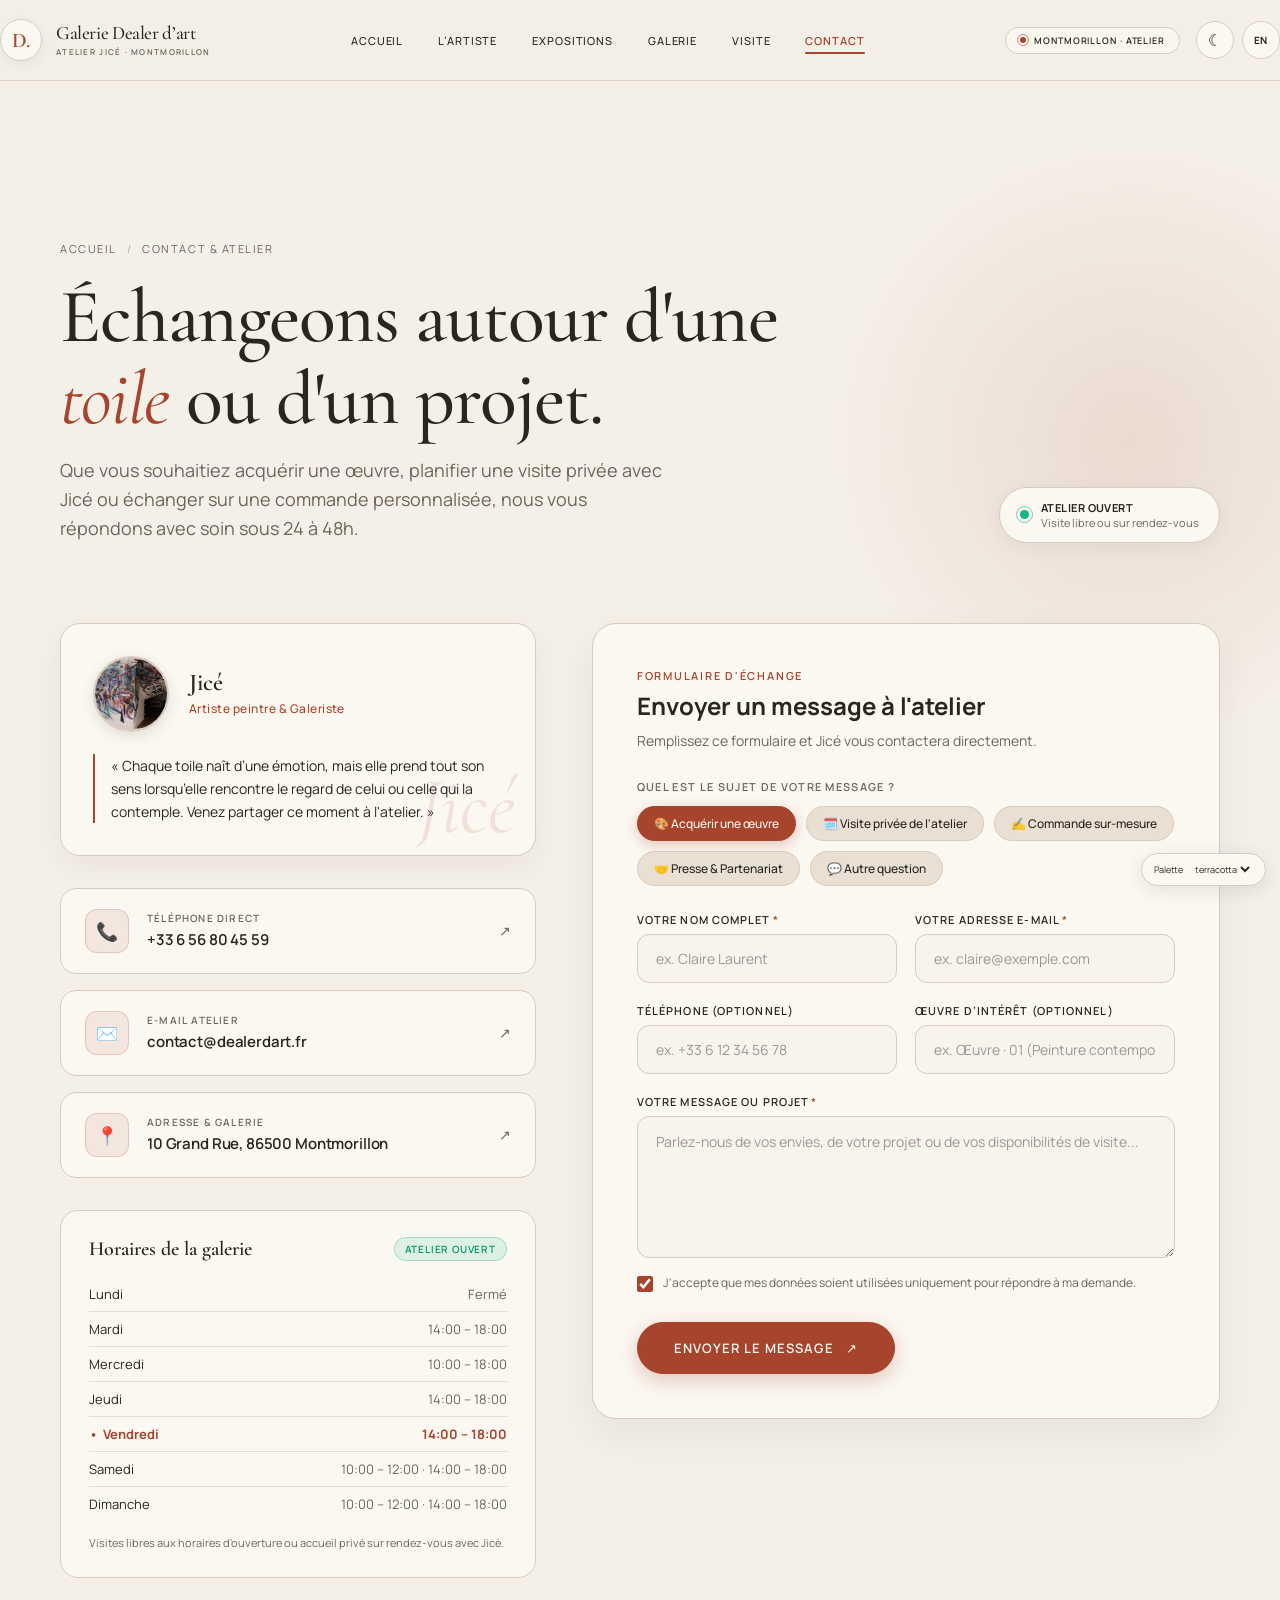
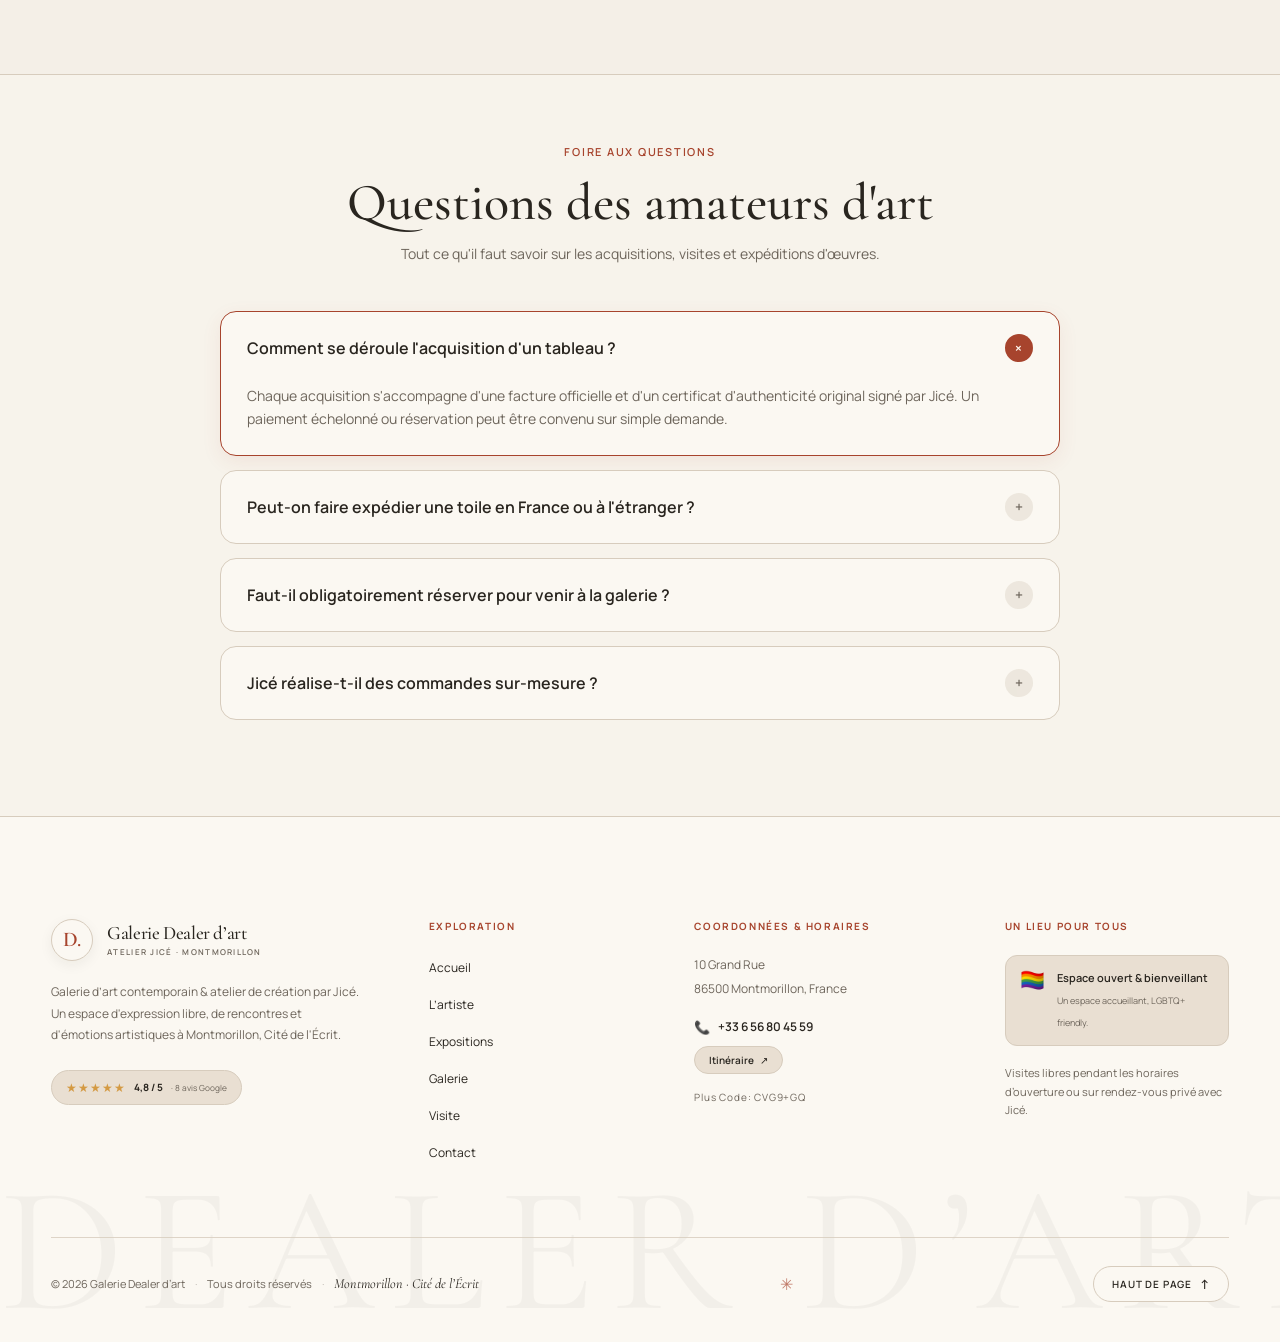
<file: contact.html>
<!DOCTYPE html>
<html lang="fr">

<head>
  <meta charset="UTF-8">
  <meta name="viewport" content="width=device-width, initial-scale=1.0">
  <title>Contact & Atelier — Galerie Dealer d'art</title>
  <meta name="description"
    content="Contactez l'atelier de l'artiste peintre Jicé et la Galerie Dealer d'art à Montmorillon. Acquisitions, visites privées, commandes sur-mesure et informations pratiques.">
  <link rel="canonical" href="./contact.html">

  <!-- Open Graph / Meta -->
  <meta property="og:title" content="Contact & Atelier — Galerie Dealer d'art">
  <meta property="og:description"
    content="Échangez directement avec Jicé pour une acquisition d'œuvre, une visite privée de l'atelier ou une commande artistique.">
  <meta property="og:type" content="website">

  <!-- Google Fonts: Cormorant Garamond & Manrope -->
  <link rel="preconnect" href="https://fonts.googleapis.com">
  <link rel="preconnect" href="https://fonts.gstatic.com" crossorigin>
  <link
    href="https://fonts.googleapis.com/css2?family=Cormorant+Garamond:ital,wght@0,400;0,500;0,600;1,400;1,600&family=Manrope:wght@400;500;600;700&display=swap"
    rel="stylesheet">

  <!-- Core Global Stylesheet -->
  <link rel="stylesheet" href="style.css">

  <!-- Dedicated Contact Page Stylesheet (in separate css/ folder) -->
  <link rel="stylesheet" href="css/contact.css">

  <!-- Schema.org JSON-LD Structured Data -->
  <script type="application/ld+json">
  {
    "@context": "https://schema.org",
    "@type": "ArtGallery",
    "name": "Galerie Dealer d'art",
    "telephone": "+33 6 56 80 45 59",
    "email": "contact@dealerdart.fr",
    "address": {
      "@type": "PostalAddress",
      "streetAddress": "10 Grand Rue",
      "postalCode": "86500",
      "addressLocality": "Montmorillon",
      "addressCountry": "FR"
    },
    "geo": {
      "@type": "GeoCoordinates",
      "latitude": 46.4262832,
      "longitude": 0.8694401
    }
  }
  </script>
</head>

<body>
  <a class="skip-link" href="#contact-main">Aller au contenu</a>

  <!-- Header -->
  <header class="site-header" id="site-header">
    <div class="header-inner container">
      <a class="brand" href="index.html#accueil" aria-label="Galerie Dealer d'art">
        <span class="brand-mark">
          <span class="brand-monogram">D.</span>
          <span class="brand-ring" aria-hidden="true"></span>
        </span>
        <div class="brand-titles">
          <span class="brand-name">Galerie Dealer d’art</span>
          <span class="brand-sub" data-i18n="atelierSubtitle">Atelier Jicé · Montmorillon</span>
        </div>
      </a>

      <nav class="main-nav" aria-label="Navigation principale">
        <a href="index.html#accueil" data-i18n="navHome">Accueil</a>
        <a href="index.html#artiste" data-i18n="navArtist">L’artiste</a>
        <a href="index.html#expositions" data-i18n="navExhibitions">Expositions</a>
        <a href="index.html#oeuvres" data-i18n="navGallery">Galerie</a>
        <a href="index.html#visite" data-i18n="navVisit">Visite</a>
        <a href="contact.html" class="active" data-i18n="navContact">Contact</a>
      </nav>

      <div class="header-tools">
        <a class="header-status-pill" href="#contact-inquiry-form" aria-label="Statut de l'atelier">
          <span class="status-dot-pulse" aria-hidden="true"></span>
          <span class="status-pill-text" data-i18n="headerAtelierCity">Montmorillon · Atelier</span>
        </a>
        <div class="tool-controls">
          <button class="icon-button" id="theme-toggle" type="button" aria-label="Activer le thème sombre">☾</button>
          <button class="language-switch" id="language-switch" type="button" aria-label="Passer en anglais">EN</button>
          <button class="menu-toggle" id="menu-toggle" type="button" aria-expanded="false" aria-controls="mobile-nav"
            data-i18n="menu">Menu</button>
        </div>
      </div>
    </div>

    <!-- Mobile Nav Dropdown -->
    <nav class="mobile-nav" id="mobile-nav" aria-label="Navigation mobile">
      <div class="mobile-nav-inner">
        <div class="mobile-nav-links">
          <a href="index.html#accueil"><span data-i18n="navHome">Accueil</span> <span class="nav-arrow"
              aria-hidden="true">↗</span></a>
          <a href="index.html#artiste"><span data-i18n="navArtist">L’artiste</span> <span class="nav-arrow"
              aria-hidden="true">↗</span></a>
          <a href="index.html#expositions"><span data-i18n="navExhibitions">Expositions</span> <span class="nav-arrow"
              aria-hidden="true">↗</span></a>
          <a href="index.html#oeuvres"><span data-i18n="navGallery">Galerie</span> <span class="nav-arrow"
              aria-hidden="true">↗</span></a>
          <a href="index.html#visite"><span data-i18n="navVisit">Visite</span> <span class="nav-arrow"
              aria-hidden="true">↗</span></a>
          <a href="contact.html" class="active"><span data-i18n="navContact">Contact</span> <span class="nav-arrow"
              aria-hidden="true">↗</span></a>
        </div>
        <div class="mobile-nav-meta">
          <p>10 Grand Rue, 86500 Montmorillon</p>
          <a href="tel:+33656804559">+33 6 56 80 45 59</a>
        </div>
      </div>
    </nav>
  </header>

  <!-- Main Content Area -->
  <main class="contact-page-main" id="contact-main">

    <!-- Contact Hero Section -->
    <section class="contact-hero">
      <div class="container contact-hero-inner">
        <nav class="contact-breadcrumb" aria-label="Fil d'ariane">
          <a href="index.html" data-i18n="crumbHome">Accueil</a>
          <span class="crumb-sep" aria-hidden="true">/</span>
          <span data-i18n="crumbContact">Contact & Atelier</span>
        </nav>

        <div class="contact-hero-header">
          <div class="contact-hero-titles">
            <h1 class="contact-hero-title" data-i18n="heroTitle">
              Échangeons autour d'une <em>toile</em> ou d'un projet.
            </h1>
            <p class="contact-hero-sub" data-i18n="heroSub">
              Que vous souhaitiez acquérir une œuvre, planifier une visite privée avec Jicé ou échanger sur une commande personnalisée, nous vous répondons avec soin sous 24 à 48h.
            </p>
          </div>

          <div class="contact-hero-status-badge" id="hero-status-badge">
            <span class="status-dot" aria-hidden="true"></span>
            <div class="status-badge-text">
              <span class="status-badge-title" id="hero-status-title" data-i18n="statusOpen">Atelier Ouvert</span>
              <span class="status-badge-desc" id="hero-status-desc" data-i18n="statusSubOpen">Visite libre ou sur rendez-vous</span>
            </div>
          </div>
        </div>
      </div>
    </section>

    <!-- Main Dual-Column Section (Left: Painter Info & Channels | Right: Inquiry Form) -->
    <section class="contact-section-grid">
      <div class="container contact-grid-container">

        <!-- Left Column: Artist Card & Direct Channels -->
        <aside class="atelier-info-col">

          <!-- Painter Personal Card -->
          <div class="artist-card-box">
            <div class="artist-card-header">
              <div class="artist-avatar-wrap">
                <img src="gallery-images/image_20.jpg" alt="Artiste peintre Jicé dans son atelier" loading="lazy">
              </div>
              <div class="artist-card-meta">
                <h3 data-i18n="artistCardName">Jicé</h3>
                <p data-i18n="artistCardRole">Artiste peintre & Galeriste</p>
              </div>
            </div>
            <blockquote class="artist-card-quote" data-i18n="artistCardQuote">
              « Chaque toile naît d’une émotion, mais elle prend tout son sens lorsqu’elle rencontre le regard de celui ou celle qui la contemple. Venez partager ce moment à l'atelier. »
            </blockquote>
          </div>

          <!-- Direct Channels Cards -->
          <div class="contact-channels-list">
            <a class="channel-card" href="tel:+33656804559" aria-label="Appeler la galerie">
              <div class="channel-icon" aria-hidden="true">📞</div>
              <div class="channel-details">
                <span class="channel-label" data-i18n="channelPhoneLabel">Téléphone direct</span>
                <span class="channel-val" data-i18n="channelPhoneVal">+33 6 56 80 45 59</span>
              </div>
              <span class="channel-arrow" aria-hidden="true">↗</span>
            </a>

            <a class="channel-card" href="mailto:contact@dealerdart.fr" aria-label="Envoyer un e-mail">
              <div class="channel-icon" aria-hidden="true">✉️</div>
              <div class="channel-details">
                <span class="channel-label" data-i18n="channelEmailLabel">E-mail atelier</span>
                <span class="channel-val" data-i18n="channelEmailVal">contact@dealerdart.fr</span>
              </div>
              <span class="channel-arrow" aria-hidden="true">↗</span>
            </a>

            <a class="channel-card"
              href="https://www.google.com/maps/place/Galerie+Dealer+d'art/@46.4262832,0.8694401,17z/data=!4m15!1m8!3m7!1s0x47fc3b32044b46d9:0x7f6b0250a28c279e!2sGalerie+Dealer+d'art!8m2!3d46.4262832!4d0.8694401!10e1!16s%2Fg%2F11k6szlqbx!3m5!1s0x47fc3b32044b46d9:0x7f6b0250a28c279e!8m2!3d46.4262832!4d0.8694401!16s%2Fg%2F11k6szlqbx?authuser=0&hl=fr&entry=ttu"
              target="_blank" rel="noreferrer" aria-label="Voir l'itinéraire sur Google Maps">
              <div class="channel-icon" aria-hidden="true">📍</div>
              <div class="channel-details">
                <span class="channel-label" data-i18n="channelAddressLabel">Adresse & Galerie</span>
                <span class="channel-val" data-i18n="channelAddressVal">10 Grand Rue, 86500 Montmorillon</span>
              </div>
              <span class="channel-arrow" aria-hidden="true">↗</span>
            </a>
          </div>

          <!-- Studio Hours Mini-Card -->
          <div class="studio-hours-card">
            <h4>
              <span data-i18n="hoursTitle">Horaires de la galerie</span>
              <span class="hours-status-pill" id="hours-status-pill">Ouvert</span>
            </h4>
            <div class="hours-table">
              <div class="hours-row" data-day-index="1">
                <span class="hours-day">Lundi</span>
                <span class="hours-time">Fermé</span>
              </div>
              <div class="hours-row" data-day-index="2">
                <span class="hours-day">Mardi</span>
                <span class="hours-time">14:00 – 18:00</span>
              </div>
              <div class="hours-row" data-day-index="3">
                <span class="hours-day">Mercredi</span>
                <span class="hours-time">10:00 – 18:00</span>
              </div>
              <div class="hours-row" data-day-index="4">
                <span class="hours-day">Jeudi</span>
                <span class="hours-time">14:00 – 18:00</span>
              </div>
              <div class="hours-row" data-day-index="5">
                <span class="hours-day">Vendredi</span>
                <span class="hours-time">14:00 – 18:00</span>
              </div>
              <div class="hours-row" data-day-index="6">
                <span class="hours-day">Samedi</span>
                <span class="hours-time">10:00 – 12:00 · 14:00 – 18:00</span>
              </div>
              <div class="hours-row" data-day-index="0">
                <span class="hours-day">Dimanche</span>
                <span class="hours-time">10:00 – 12:00 · 14:00 – 18:00</span>
              </div>
            </div>
            <p class="hours-footnote" data-i18n="hoursFootnote">
              Visites libres aux horaires d'ouverture ou accueil privé sur rendez-vous avec Jicé.
            </p>
          </div>

        </aside>

        <!-- Right Column: Bespoke Atelier Form -->
        <section class="atelier-form-col" aria-labelledby="form-heading">
          <div class="atelier-form-header">
            <span class="atelier-form-kicker" data-i18n="formKicker">Formulaire d'échange</span>
            <h2 id="form-heading" data-i18n="formTitle">Envoyer un message à l'atelier</h2>
            <p data-i18n="formSub">Remplissez ce formulaire et Jicé vous contactera directement.</p>
          </div>

          <form id="contact-inquiry-form" novalidate>
            <!-- Hidden Subject Input -->
            <input type="hidden" id="inquiry-subject" name="subject" value="Acquérir une œuvre">

            <!-- Purpose / Subject Chips -->
            <div class="form-topic-selector">
              <label class="topic-selector-label" data-i18n="topicLabel">Quel est le sujet de votre message ?</label>
              <div class="topic-chips-group" role="radiogroup" aria-label="Sujet de la demande">
                <button type="button" class="topic-chip is-active" data-topic="Acquérir une œuvre" data-i18n="topic1">
                  🎨 Acquérir une œuvre
                </button>
                <button type="button" class="topic-chip" data-topic="Visite privée de l'atelier" data-i18n="topic2">
                  🗓️ Visite privée de l'atelier
                </button>
                <button type="button" class="topic-chip" data-topic="Commande sur-mesure" data-i18n="topic3">
                  ✍️ Commande sur-mesure
                </button>
                <button type="button" class="topic-chip" data-topic="Presse & Partenariat" data-i18n="topic4">
                  🤝 Presse & Partenariat
                </button>
                <button type="button" class="topic-chip" data-topic="Autre question" data-i18n="topic5">
                  💬 Autre question
                </button>
              </div>
            </div>

            <!-- Form Body Fields -->
            <div class="inquiry-form-body">
              <div class="form-row-2col">
                <div class="form-field-group">
                  <label for="inquiry-name"><span data-i18n="labelName">Votre nom complet</span><span class="req-star">*</span></label>
                  <input type="text" id="inquiry-name" name="name" required maxlength="100" autocomplete="name" placeholder="ex. Claire Laurent">
                </div>

                <div class="form-field-group">
                  <label for="inquiry-email"><span data-i18n="labelEmail">Votre adresse e-mail</span><span class="req-star">*</span></label>
                  <input type="email" id="inquiry-email" name="email" required maxlength="254" autocomplete="email" placeholder="ex. claire@exemple.com">
                </div>
              </div>

              <div class="form-row-2col">
                <div class="form-field-group">
                  <label for="inquiry-phone"><span data-i18n="labelPhone">Téléphone (optionnel)</span></label>
                  <input type="tel" id="inquiry-phone" name="phone" maxlength="30" autocomplete="tel" placeholder="ex. +33 6 12 34 56 78">
                </div>

                <div class="form-field-group" id="field-artwork-group">
                  <label for="inquiry-artwork"><span data-i18n="labelArtwork">Œuvre d’intérêt (optionnel)</span></label>
                  <input type="text" id="inquiry-artwork" name="artwork" maxlength="120" placeholder="ex. Œuvre · 01 (Peinture contemporaine)">
                </div>
              </div>

              <div class="form-field-group">
                <label for="inquiry-message"><span data-i18n="labelMessage">Votre message ou projet</span><span class="req-star">*</span></label>
                <textarea id="inquiry-message" name="message" required minlength="10" maxlength="3000" rows="5" placeholder="Parlez-nous de vos envies, de votre projet ou de vos disponibilités de visite..."></textarea>
              </div>

              <div class="form-privacy-row">
                <input type="checkbox" id="inquiry-privacy" required checked>
                <label for="inquiry-privacy" data-i18n="privacyNotice">
                  J'accepte que mes données soient utilisées uniquement pour répondre à ma demande.
                </label>
              </div>

              <div class="form-submit-row">
                <button type="submit" class="form-submit-btn" id="inquiry-submit-btn">
                  <span class="btn-label" data-i18n="submitBtnText">Envoyer le message</span>
                  <span aria-hidden="true">↗</span>
                </button>
              </div>

              <div class="form-status-alert" id="inquiry-form-status" role="alert" aria-live="polite"></div>
            </div>
          </form>
        </section>

      </div>
    </section>

    <!-- Collector FAQ Section -->
    <section class="collector-faq-section" id="faq">
      <div class="container">
        <div class="faq-header">
          <span class="contact-hero-kicker" data-i18n="faqKicker">Foire aux questions</span>
          <h2 data-i18n="faqTitle">Questions des amateurs d'art</h2>
          <p data-i18n="faqSub">Tout ce qu'il faut savoir sur les acquisitions, visites et expéditions d'œuvres.</p>
        </div>

        <div class="faq-accordion-list">
          <div class="faq-item is-open">
            <button type="button" class="faq-question-btn" aria-expanded="true">
              <span data-i18n="faqQ1">Comment se déroule l'acquisition d'un tableau ?</span>
              <span class="faq-icon-arrow" aria-hidden="true">+</span>
            </button>
            <div class="faq-answer-pane">
              <p data-i18n="faqA1">
                Chaque acquisition s'accompagne d'une facture officielle et d'un certificat d'authenticité original signé par Jicé. Un paiement échelonné ou réservation peut être convenu sur simple demande.
              </p>
            </div>
          </div>

          <div class="faq-item">
            <button type="button" class="faq-question-btn" aria-expanded="false">
              <span data-i18n="faqQ2">Peut-on faire expédier une toile en France ou à l'étranger ?</span>
              <span class="faq-icon-arrow" aria-hidden="true">+</span>
            </button>
            <div class="faq-answer-pane">
              <p data-i18n="faqA2">
                Oui, absolument. Les toiles sont emballées avec des matériaux de protection pour œuvres d'art (mousse technique, caisse rigide selon format) et expédiées avec assurance transport spécialisée.
              </p>
            </div>
          </div>

          <div class="faq-item">
            <button type="button" class="faq-question-btn" aria-expanded="false">
              <span data-i18n="faqQ3">Faut-il obligatoirement réserver pour venir à la galerie ?</span>
              <span class="faq-icon-arrow" aria-hidden="true">+</span>
            </button>
            <div class="faq-answer-pane">
              <p data-i18n="faqA3">
                Non, les portes sont ouvertes à tous pendant les heures d'ouverture indiquées. Si vous souhaitez toutefois un moment privilégié et tranquille d'échange avec l'artiste, un rendez-vous est recommandé.
              </p>
            </div>
          </div>

          <div class="faq-item">
            <button type="button" class="faq-question-btn" aria-expanded="false">
              <span data-i18n="faqQ4">Jicé réalise-t-il des commandes sur-mesure ?</span>
              <span class="faq-icon-arrow" aria-hidden="true">+</span>
            </button>
            <div class="faq-answer-pane">
              <p data-i18n="faqA4">
                Tout à fait ! Jicé échange volontiers avec vous sur les formats, la gamme chromatique et l'esprit souhaité pour composer une toile unique adaptée à votre intérieur.
              </p>
            </div>
          </div>
        </div>
      </div>
    </section>

  </main>

  <!-- Footer -->
  <footer class="site-footer">
    <!-- Giant Artistic Watermark Background -->
    <div class="footer-watermark" aria-hidden="true">DEALER D’ART</div>

    <div class="footer-container container">
      <div class="footer-grid">
        <!-- Col 1: Identity & Curator Bio -->
        <div class="footer-col footer-col-brand">
          <a class="brand footer-brand" href="index.html#accueil" aria-label="Galerie Dealer d'art">
            <span class="brand-mark">
              <span class="brand-monogram">D.</span>
              <span class="brand-ring" aria-hidden="true"></span>
            </span>
            <div class="brand-titles">
              <span class="brand-name">Galerie Dealer d’art</span>
              <span class="brand-sub" data-i18n="atelierSubtitle">Atelier Jicé · Montmorillon</span>
            </div>
          </a>
          <p class="footer-curator-bio" data-i18n="footerCurator">
            Galerie d’art contemporain & atelier de création par Jicé. Un espace d'expression libre, de rencontres et
            d'émotions artistiques à Montmorillon, Cité de l'Écrit.
          </p>
          <div class="footer-rating-badge">
            <span class="stars">★★★★★</span>
            <strong>4,8 / 5</strong>
            <small>· 8 <span>avis Google</span></small>
          </div>
        </div>

        <!-- Col 2: Navigation -->
        <div class="footer-col footer-col-nav">
          <h4 class="footer-heading" data-i18n="footerColExploration">Exploration</h4>
          <nav class="footer-nav-list" aria-label="Liens de pied de page">
            <a href="index.html#accueil"><span data-i18n="navHome">Accueil</span><span class="footer-link-arrow"
                aria-hidden="true">↗</span></a>
            <a href="index.html#artiste"><span data-i18n="navArtist">L’artiste</span><span class="footer-link-arrow"
                aria-hidden="true">↗</span></a>
            <a href="index.html#expositions"><span data-i18n="navExhibitions">Expositions</span><span class="footer-link-arrow"
                aria-hidden="true">↗</span></a>
            <a href="index.html#oeuvres"><span data-i18n="navGallery">Galerie</span><span class="footer-link-arrow"
                aria-hidden="true">↗</span></a>
            <a href="index.html#visite"><span data-i18n="navVisit">Visite</span><span class="footer-link-arrow"
                aria-hidden="true">↗</span></a>
            <a href="contact.html"><span data-i18n="navContact">Contact</span><span class="footer-link-arrow"
                aria-hidden="true">↗</span></a>
          </nav>
        </div>

        <!-- Col 3: Coordinates & Hours -->
        <div class="footer-col footer-col-contact">
          <h4 class="footer-heading" data-i18n="footerColVisit">Coordonnées & Horaires</h4>
          <address class="footer-address">
            <span>10 Grand Rue</span>
            <span>86500 Montmorillon, France</span>
          </address>
          <div class="footer-contact-links">
            <a class="footer-phone" href="tel:+33656804559">
              <span class="phone-glyph" aria-hidden="true">📞</span>
              <span>+33 6 56 80 45 59</span>
            </a>
            <a class="footer-itinerary"
              href="https://www.google.com/maps/place/Galerie+Dealer+d'art/@46.4262832,0.8694401,17z/data=!4m15!1m8!3m7!1s0x47fc3b32044b46d9:0x7f6b0250a28c279e!2sGalerie+Dealer+d'art!8m2!3d46.4262832!4d0.8694401!10e1!16s%2Fg%2F11k6szlqbx!3m5!1s0x47fc3b32044b46d9:0x7f6b0250a28c279e!8m2!3d46.4262832!4d0.8694401!16s%2Fg%2F11k6szlqbx?authuser=0&hl=fr&entry=ttu"
              target="_blank" rel="noreferrer">
              <span data-i18n="directions">Itinéraire</span> <span aria-hidden="true">↗</span>
            </a>
          </div>
          <span class="footer-plus-code">Plus Code: CVG9+GQ</span>
        </div>

        <!-- Col 4: Values & Welcome -->
        <div class="footer-col footer-col-values">
          <h4 class="footer-heading" data-i18n="footerColValues">Un lieu pour tous</h4>
          <div class="footer-inclusive-badge">
            <span class="inclusive-icon" aria-hidden="true">🏳️‍🌈</span>
            <div>
              <strong data-i18n="footerInclusiveTitle">Espace ouvert & bienveillant</strong>
              <small data-i18n="footerNote">Un espace accueillant, LGBTQ+ friendly.</small>
            </div>
          </div>
          <p class="footer-visit-note" data-i18n="footerVisitNote">
            Visites libres pendant les horaires d’ouverture ou sur rendez-vous privé avec Jicé.
          </p>
        </div>
      </div>

      <!-- Footer Bottom Bar -->
      <div class="footer-bottom">
        <div class="footer-bottom-meta">
          <span>© 2026 Galerie Dealer d’art</span>
          <span class="sep-dot">·</span>
          <span data-i18n="footerRights">Tous droits réservés</span>
          <span class="sep-dot">·</span>
          <span class="footer-city-label" data-i18n="citeDeLecrit">Montmorillon · Cité de l’Écrit</span>
        </div>
        <div class="footer-artisan-stamp" aria-hidden="true">✳</div>
        <a class="back-to-top" href="#contact-main" aria-label="Retourner en haut de page">
          <span data-i18n="backToTop">Haut de page</span>
          <span class="arrow-up" aria-hidden="true">↑</span>
        </a>
      </div>
    </div>
  </footer>

  <!-- Theme Palette Selector Widget -->
  <label class="theme-switcher">
    <span>Palette</span>
    <select id="theme-select" aria-label="Aperçu de la palette">
      <option value="terracotta">terracotta</option>
      <option value="midnight">midnight</option>
      <option value="sage">sage</option>
      <option value="mono">mono</option>
    </select>
  </label>

  <!-- Color Themes Configuration -->
  <script src="color.js"></script>

  <!-- Main Application Script -->
  <script src="script.js"></script>
</body>

</html>
</file>
<file: style.css>
:root {
  --font-body: 'Manrope', -apple-system, BlinkMacSystemFont, 'Segoe UI', Roboto, Helvetica, Arial, sans-serif;
  --font-display: 'Cormorant Garamond', Garamond, 'Times New Roman', Georgia, serif;
  
  /* Default Theme: Terracotta Light */
  --color-background: #f4efe7;
  --color-surface: #fbf8f2;
  --color-surface-alt: #e9dfd2;
  --color-foreground: #29251f;
  --color-muted-foreground: #6d655b;
  --color-border: #d7ccbd;
  --color-primary: #a7442d;
  --color-primary-foreground: #fff9f2;
  --color-accent: #d49a43;
  --color-ring: #a7442d;
  --color-overlay: #211b18;

  scroll-behavior: smooth;
  color-scheme: light;
  font-synthesis: none;
  text-rendering: optimizeLegibility;
  -webkit-font-smoothing: antialiased;
  -moz-osx-font-smoothing: grayscale;
}

* {
  box-sizing: border-box;
  margin: 0;
  padding: 0;
}

html {
  scroll-padding-top: 84px;
}

body {
  margin: 0;
  min-height: 100vh;
  background: var(--color-background);
  color: var(--color-foreground);
  font-family: var(--font-body);
  transition: background-color 350ms ease, color 350ms ease;
  overflow-x: hidden;
}

body.dialog-open {
  overflow: hidden;
}

button, input, textarea, select {
  font: inherit;
}

button, a {
  -webkit-tap-highlight-color: transparent;
}

button {
  color: inherit;
  background: transparent;
  border: none;
}

a {
  color: inherit;
  text-decoration: none;
}

img {
  display: block;
}

.skip-link {
  position: fixed;
  z-index: 100;
  top: 12px;
  left: 12px;
  padding: 12px 18px;
  transform: translateY(-160%);
  background: var(--color-primary);
  color: var(--color-primary-foreground);
  font-size: 11px;
  font-weight: 600;
  transition: transform 180ms ease;
}

.skip-link:focus {
  transform: translateY(0);
}

:focus-visible {
  outline: 2px solid var(--color-ring);
  outline-offset: 4px;
}

/* ========================================================
   UNIQUE ARTIST-GRADE HEADER & NAVIGATION
   ======================================================== */
.site-header {
  position: sticky;
  z-index: 50;
  top: 0;
  min-height: 80px;
  background: color-mix(in srgb, var(--color-background) 86%, transparent);
  backdrop-filter: blur(24px) saturate(160%);
  -webkit-backdrop-filter: blur(24px) saturate(160%);
  border-bottom: 1px solid color-mix(in srgb, var(--color-border) 80%, transparent);
  transition: all 300ms ease;
}

.site-header.scrolled {
  box-shadow: 0 10px 30px -10px color-mix(in srgb, var(--color-overlay) 12%, transparent);
  border-bottom-color: var(--color-border);
}

.header-inner {
  display: grid;
  grid-template-columns: auto 1fr auto;
  align-items: center;
  gap: clamp(20px, 3vw, 48px);
  min-height: 80px;
  padding: 0;
  max-width: 1440px;
  margin-inline: auto;
  width: 100%;
}

/* Brand Monogram & Titles */
.brand {
  display: inline-flex;
  align-items: center;
  gap: 14px;
  width: max-content;
  text-decoration: none;
  transition: transform 200ms ease;
}

.brand:hover {
  transform: translateY(-1px);
}

.brand-mark {
  position: relative;
  display: grid;
  width: 42px;
  height: 42px;
  place-items: center;
  border-radius: 50%;
  background: var(--color-surface);
  border: 1px solid var(--color-border);
  box-shadow: 0 4px 14px color-mix(in srgb, var(--color-overlay) 6%, transparent);
  transition: all 300ms cubic-bezier(0.16, 1, 0.3, 1);
}

.brand:hover .brand-mark {
  border-color: var(--color-primary);
  background: var(--color-primary);
  box-shadow: 0 6px 20px color-mix(in srgb, var(--color-primary) 30%, transparent);
}

.brand-monogram {
  font-family: var(--font-display);
  font-size: 21px;
  font-weight: 600;
  color: var(--color-primary);
  line-height: 1;
  transition: color 300ms ease;
}

.brand:hover .brand-monogram {
  color: var(--color-primary-foreground);
}

.brand-ring {
  position: absolute;
  inset: -3px;
  border-radius: 50%;
  border: 1px dashed color-mix(in srgb, var(--color-primary) 40%, transparent);
  opacity: 0;
  transform: scale(0.85);
  transition: all 400ms cubic-bezier(0.16, 1, 0.3, 1);
}

.brand:hover .brand-ring {
  opacity: 1;
  transform: scale(1.08) rotate(45deg);
}

.brand-titles {
  display: flex;
  flex-direction: column;
  gap: 2px;
}

.brand-name {
  font-family: var(--font-display);
  font-size: 19px;
  font-weight: 500;
  letter-spacing: -0.02em;
  color: var(--color-foreground);
  line-height: 1.1;
}

.brand-sub {
  font-family: var(--font-body);
  font-size: 8px;
  font-weight: 600;
  letter-spacing: 0.16em;
  text-transform: uppercase;
  color: var(--color-muted-foreground);
}

/* Main Navigation */
.main-nav {
  display: flex;
  justify-content: center;
  gap: clamp(12px, 1.8vw, 28px);
  align-items: center;
}

.main-nav a {
  position: relative;
  display: inline-flex;
  align-items: center;
  padding: 8px 6px;
  font-size: 11px;
  font-weight: 500;
  letter-spacing: 0.08em;
  text-transform: uppercase;
  color: var(--color-foreground);
  transition: color 220ms ease, letter-spacing 220ms ease;
}

.main-nav a::after {
  content: '';
  position: absolute;
  bottom: 2px;
  left: 50%;
  width: 0;
  height: 1.5px;
  border-radius: 2px;
  background: var(--color-primary);
  transition: all 260ms cubic-bezier(0.16, 1, 0.3, 1);
}

.main-nav a:hover {
  color: var(--color-primary);
  letter-spacing: 0.11em;
}

.main-nav a:hover::after {
  left: 10%;
  width: 80%;
}

/* Header Tools & Status */
.header-tools {
  display: flex;
  justify-content: flex-end;
  align-items: center;
  gap: 16px;
}

.header-status-pill {
  display: inline-flex;
  align-items: center;
  gap: 8px;
  padding: 6px 14px;
  border-radius: 100px;
  border: 1px solid var(--color-border);
  background: color-mix(in srgb, var(--color-surface) 75%, transparent);
  font-size: 9px;
  font-weight: 600;
  letter-spacing: 0.1em;
  text-transform: uppercase;
  color: var(--color-foreground);
  text-decoration: none;
  transition: all 220ms ease;
}

.header-status-pill:hover {
  border-color: var(--color-primary);
  color: var(--color-primary);
  transform: translateY(-1px);
}

.status-dot-pulse {
  position: relative;
  width: 6px;
  height: 6px;
  border-radius: 50%;
  background: var(--color-primary);
}

.status-dot-pulse::after {
  content: '';
  position: absolute;
  inset: -3px;
  border-radius: 50%;
  border: 1.5px solid var(--color-primary);
  opacity: 0.6;
  animation: pulseDot 2s infinite ease-out;
}

@keyframes pulseDot {
  0% { transform: scale(0.6); opacity: 0.9; }
  100% { transform: scale(2.2); opacity: 0; }
}

.tool-controls {
  display: flex;
  align-items: center;
  gap: 8px;
}

.icon-button, .language-switch {
  display: grid;
  width: 38px;
  height: 38px;
  place-items: center;
  border: 1px solid var(--color-border);
  border-radius: 50%;
  background: var(--color-surface);
  color: var(--color-foreground);
  cursor: pointer;
  transition: all 220ms cubic-bezier(0.16, 1, 0.3, 1);
}

.icon-button:hover, .language-switch:hover {
  border-color: var(--color-primary);
  color: var(--color-primary);
  transform: translateY(-2px);
  box-shadow: 0 4px 12px color-mix(in srgb, var(--color-overlay) 8%, transparent);
}

.language-switch {
  font-size: 10px !important;
  font-weight: 700;
  letter-spacing: 0.04em;
}

.menu-toggle {
  display: none;
  min-height: 38px;
  padding: 0 16px;
  border: 1px solid var(--color-border);
  border-radius: 100px;
  background: var(--color-surface);
  font-size: 10px;
  font-weight: 600;
  letter-spacing: 0.1em;
  text-transform: uppercase;
  color: var(--color-foreground);
  cursor: pointer;
  transition: all 200ms ease;
}

.menu-toggle:hover {
  border-color: var(--color-primary);
  color: var(--color-primary);
}

/* Mobile Nav Elevated */
.mobile-nav {
  display: none;
  position: absolute;
  top: 100%;
  right: 0;
  left: 0;
  background: color-mix(in srgb, var(--color-background) 96%, transparent);
  backdrop-filter: blur(28px);
  border-bottom: 1px solid var(--color-border);
  box-shadow: 0 24px 48px -12px color-mix(in srgb, var(--color-overlay) 16%, transparent);
}

.mobile-nav.is-open {
  display: block;
  animation: slideDown 250ms cubic-bezier(0.16, 1, 0.3, 1) forwards;
}

@keyframes slideDown {
  from { opacity: 0; transform: translateY(-8px); }
  to { opacity: 1; transform: translateY(0); }
}

.mobile-nav-inner {
  padding: 24px 28px 32px;
}

.mobile-nav-links {
  display: grid;
  gap: 4px;
}

.mobile-nav-links a {
  display: flex;
  justify-content: space-between;
  align-items: center;
  padding: 16px 0;
  border-bottom: 1px solid var(--color-border);
  font-family: var(--font-display);
  font-size: 26px;
  color: var(--color-foreground);
  transition: all 180ms ease;
}

.mobile-nav-links a:hover {
  color: var(--color-primary);
  padding-left: 8px;
}

.mobile-nav-links .nav-arrow {
  font-family: var(--font-body);
  font-size: 14px;
  color: var(--color-primary);
  transition: transform 180ms ease;
}

.mobile-nav-links a:hover .nav-arrow {
  transform: translate(2px, -2px);
}

.mobile-nav-meta {
  margin-top: 24px;
  padding-top: 18px;
  border-top: 1px dashed var(--color-border);
  font-size: 11px;
  color: var(--color-muted-foreground);
}

.mobile-nav-meta a {
  display: inline-block;
  margin-top: 6px;
  color: var(--color-primary);
  font-weight: 600;
}

/* Hero Section */
.hero {
  position: relative;
  min-height: min(780px, calc(100svh - 74px));
  padding: clamp(56px, 8vw, 118px) clamp(24px, 4vw, 60px) 100px;
  overflow: hidden;
  display: flex;
  align-items: center;
}

.hero-container {
  display: grid;
  grid-template-columns: .9fr 1.1fr;
  align-items: center;
  width: 100%;
  max-width: 1440px;
  margin-inline: auto;
  position: relative;
}

.hero-copy {
  position: relative;
  z-index: 2;
  max-width: 620px;
}

.eyebrow, .section-kicker, .card-kicker {
  margin: 0;
  font-size: 9px;
  font-weight: 600;
  letter-spacing: .16em;
  text-transform: uppercase;
}

.eyebrow {
  color: var(--color-muted-foreground);
}

.eyebrow span {
  margin-left: 8px;
}

.hero h1 {
  margin: 30px 0 12px;
  font-family: var(--font-display);
  font-size: clamp(70px, 9.5vw, 152px);
  font-weight: 400;
  letter-spacing: -.075em;
  line-height: .78;
}

.hero h1 span {
  font-size: .69em;
  letter-spacing: -.065em;
}

.hero h1 em {
  color: var(--color-primary);
  font-weight: 400;
  font-style: italic;
}

.hero-tagline {
  margin: 28px 0 24px;
  font-family: var(--font-display);
  font-size: clamp(20px, 2.2vw, 30px);
  font-style: italic;
}

.hero-actions {
  display: flex;
  flex-wrap: wrap;
  gap: 10px;
}

.button {
  display: inline-flex;
  min-height: 48px;
  align-items: center;
  justify-content: center;
  gap: 12px;
  padding: 0 20px;
  border: 1px solid transparent;
  border-radius: 100px;
  font-size: 10px;
  font-weight: 600;
  letter-spacing: .025em;
  cursor: pointer;
  transition: transform 180ms ease, background-color 180ms ease, color 180ms ease, border-color 180ms ease;
}

.button:hover {
  transform: translateY(-2px);
}

.button-primary {
  background: var(--color-primary);
  color: var(--color-primary-foreground);
}

.button-primary:hover {
  background: var(--color-foreground);
  color: var(--color-background);
}

.button-quiet, .button-outline {
  border-color: var(--color-border);
  background: transparent;
  color: var(--color-foreground);
}

.button-quiet:hover, .button-outline:hover {
  border-color: var(--color-primary);
}

.hero-collage {
  position: relative;
  min-height: 560px;
}

.image-frame {
  position: relative;
  overflow: hidden;
  background: var(--color-surface-alt);
}

.image-frame img {
  position: absolute;
  inset: 0;
  width: 100%;
  height: 100%;
  object-fit: cover;
  transition: transform 700ms cubic-bezier(.2,.7,.2,1);
}

.hero-art {
  position: absolute;
  box-shadow: 0 22px 65px color-mix(in srgb, var(--color-overlay) 18%, transparent);
}

.hero-art-main {
  top: 4%;
  left: 19%;
  width: 53%;
  height: 77%;
  transform: rotate(3deg);
}

.hero-art-main img {
  object-position: 50% 45%;
}

.hero-art-small {
  top: 17%;
  right: 0;
  width: 31%;
  height: 37%;
  transform: rotate(-5deg);
  border: 8px solid var(--color-surface);
}

.hero-art-tall {
  bottom: 1%;
  left: 2%;
  width: 32%;
  height: 44%;
  transform: rotate(-6deg);
  border: 8px solid var(--color-surface);
}

.collage-note {
  position: absolute;
  z-index: 2;
  font-size: 8px;
  letter-spacing: .14em;
  text-transform: uppercase;
  right: 0;
  bottom: 1%;
  writing-mode: vertical-rl;
}

.scroll-cue {
  position: absolute;
  bottom: 26px;
  left: 50%;
  transform: translateX(-50%);
  display: grid;
  width: 34px;
  height: 34px;
  place-items: center;
  border: 1px solid var(--color-border);
  border-radius: 50%;
  font-size: 14px;
  color: var(--color-foreground);
  transition: border-color 180ms ease, transform 180ms ease;
}

.scroll-cue:hover {
  border-color: var(--color-primary);
  transform: translateX(-50%) translateY(3px);
}

/* Marquee */
.marquee {
  overflow: hidden;
  border-block: 1px solid var(--color-border);
  background: var(--color-surface-alt);
}

.marquee-track {
  display: flex;
  width: max-content;
  animation: marquee 42s linear infinite;
}

.marquee-track span {
  display: inline-flex;
  align-items: center;
  gap: 20px;
  padding: 15px 20px;
  font-family: var(--font-display);
  font-size: clamp(20px, 2.7vw, 34px);
  font-style: italic;
  white-space: nowrap;
}

.marquee-track b {
  color: var(--color-primary);
  font-family: var(--font-body);
  font-size: 12px;
  font-style: normal;
}

@keyframes marquee {
  to {
    transform: translateX(-50%);
  }
}

/* Section Shared */
.section {
  position: relative;
  padding: clamp(76px, 10vw, 144px) clamp(24px, 4vw, 60px);
}

.container,
.section-container {
  width: 100%;
  max-width: 1440px;
  margin-inline: auto;
  position: relative;
}

.section-kicker {
  display: none;
}

.section h2 {
  max-width: 780px;
  margin: 0;
  font-family: var(--font-display);
  font-size: clamp(46px, 6.2vw, 88px);
  font-weight: 400;
  letter-spacing: -.055em;
  line-height: .94;
}

/* Intro Section */
.intro-layout {
  display: grid;
  grid-template-columns: 1.2fr .7fr;
  gap: 8vw;
  align-items: end;
}

.intro-copy {
  max-width: 440px;
  padding-bottom: 8px;
}

.intro-copy p, .artist-copy > p {
  color: var(--color-muted-foreground);
  font-size: clamp(13px, 1.2vw, 15px);
  line-height: 1.9;
  margin-bottom: 16px;
}

.intro-copy p:last-child {
  margin-bottom: 0;
}

.photo-strip {
  position: relative;
  display: grid;
  grid-template-columns: 1.05fr .8fr 1fr;
  align-items: start;
  gap: 18px;
  margin-top: 82px;
  padding-right: 44px;
}

.photo-strip .image-frame {
  height: clamp(185px, 26vw, 360px);
}

.photo-strip .strip-one {
  margin-top: 48px;
}

.photo-strip .strip-two {
  height: clamp(220px, 31vw, 430px);
}

.photo-strip .strip-three {
  margin-top: 94px;
}

.vertical-note {
  position: absolute;
  top: 0;
  right: 0;
  color: var(--color-muted-foreground);
  font-size: 8px;
  letter-spacing: .14em;
  text-transform: uppercase;
  writing-mode: vertical-rl;
}

/* Artist Section */
.artist-section {
  background: var(--color-surface-alt);
}

.artist-layout {
  position: relative;
  display: grid;
  grid-template-columns: 1.05fr .88fr;
  gap: clamp(48px, 9vw, 130px);
  align-items: center;
  padding: 0;
}

.artist-image {
  margin: 0;
}

.artist-photo {
  height: clamp(350px, 47vw, 620px);
  box-shadow: 0 30px 80px color-mix(in srgb, var(--color-overlay) 12%, transparent);
  transform: rotate(-2deg);
}

.artist-image figcaption {
  margin-top: 18px;
  color: var(--color-muted-foreground);
  font-size: 9px;
  letter-spacing: .08em;
}

.artist-copy h2 {
  font-size: clamp(42px, 5vw, 72px);
}

.artist-copy > p {
  margin: 28px 0;
}

.artist-signature {
  display: inline-block;
  color: var(--color-primary);
  font-family: var(--font-display);
  font-size: clamp(44px, 6vw, 78px);
  font-style: italic;
}

.artist-side-note {
  right: 0;
}

/* Exhibitions Section */
.section-heading-row {
  display: flex;
  justify-content: space-between;
  align-items: end;
  gap: 28px;
}

.section-stamp {
  padding: 12px 14px;
  border: 1px solid var(--color-border);
  border-radius: 50%;
  color: var(--color-muted-foreground);
  font-size: 8px;
  line-height: 1.7;
  text-align: center;
  transform: rotate(8deg);
}

.exhibit-layout {
  display: grid;
  grid-template-columns: 1.1fr .9fr;
  gap: 5vw;
  align-items: stretch;
  margin-top: 54px;
}

.exhibit-image {
  min-height: 450px;
}

.exhibit-card {
  display: flex;
  flex-direction: column;
  justify-content: center;
  padding: clamp(26px, 5vw, 68px);
  background: var(--color-surface-alt);
}

.card-kicker {
  color: var(--color-primary);
}

.exhibit-card h3 {
  margin: 22px 0 34px;
  font-family: var(--font-display);
  font-size: clamp(34px, 4vw, 54px);
  font-weight: 400;
  line-height: 1;
}

.card-rule {
  width: 100%;
  height: 1px;
  background: var(--color-border);
}

.exhibit-lists p {
  display: flex;
  justify-content: space-between;
  gap: 12px;
  padding: 14px 0;
  border-bottom: 1px solid var(--color-border);
  font-size: 10px;
}

.exhibit-lists p span, .fine-print {
  color: var(--color-muted-foreground);
}

.exhibit-lists p strong {
  font-weight: 500;
  text-align: right;
}

.fine-print {
  margin-top: 24px;
  font-size: 9px;
}

/* Works Section */
.works-section {
  background: var(--color-surface);
}

.works-heading {
  align-items: end;
}

.works-heading p {
  margin: 0 0 7px;
  color: var(--color-muted-foreground);
  font-size: 9px;
  letter-spacing: .08em;
  text-transform: uppercase;
}

.works-heading p span {
  padding: 0 6px;
  color: var(--color-primary);
}

.works-toolbar {
  display: flex;
  justify-content: space-between;
  align-items: center;
  gap: 20px;
  margin: 38px 0 24px;
}

.works-toolbar > span {
  color: var(--color-muted-foreground);
  font-size: 9px;
}

.work-filters {
  display: flex;
  flex-wrap: wrap;
  gap: 6px;
}

.work-filters button {
  padding: 9px 14px;
  border: 1px solid var(--color-border);
  border-radius: 100px;
  background: transparent;
  color: var(--color-foreground);
  font-size: 9px;
  cursor: pointer;
  transition: all 180ms ease;
}

.work-filters button.filter-active {
  border-color: var(--color-primary);
  background: var(--color-primary);
  color: var(--color-primary-foreground);
}

.works-grid {
  display: grid;
  grid-template-columns: repeat(3, 1fr);
  align-items: start;
  gap: 30px 20px;
}

.work-card {
  position: relative;
  padding: 0;
  border: 0;
  background: transparent;
  text-align: left;
  cursor: pointer;
}

.work-card.is-hidden {
  display: none;
}

.work-card-2, .work-card-5 {
  margin-top: 58px;
}

.work-image {
  height: clamp(240px, 34vw, 430px);
}

.work-card-2 .work-image, .work-card-5 .work-image {
  height: clamp(215px, 30vw, 380px);
}

.work-card:hover .image-frame img {
  transform: scale(1.055);
}

.work-caption {
  display: flex;
  justify-content: space-between;
  gap: 8px;
  padding-top: 12px;
  color: var(--color-muted-foreground);
  font-size: 9px;
}

.work-caption span:first-child {
  color: var(--color-foreground);
}

.work-hover-label {
  position: absolute;
  top: 14px;
  right: 14px;
  display: grid;
  width: 52px;
  height: 52px;
  place-items: center;
  border-radius: 50%;
  background: var(--color-primary);
  color: var(--color-primary-foreground);
  font-family: var(--font-display);
  font-size: 15px;
  opacity: 0;
  transform: scale(.8);
  transition: opacity 180ms ease, transform 180ms ease;
}

.work-card:hover .work-hover-label, .work-card:focus-visible .work-hover-label {
  opacity: 1;
  transform: scale(1);
}

.text-link {
  display: inline-flex;
  gap: 12px;
  margin-top: 42px;
  padding-bottom: 8px;
  border-bottom: 1px solid var(--color-primary);
  color: var(--color-primary);
  font-size: 12px;
  transition: opacity 180ms ease;
}

.text-link:hover {
  opacity: .8;
}

/* Reviews Section */
.reviews-intro {
  display: flex;
  justify-content: space-between;
  gap: 28px;
  align-items: end;
}

.reviews-intro > div:first-child {
  display: flex;
  flex-direction: column;
  align-items: flex-start;
  gap: 24px;
}

.rating-summary {
  display: grid;
  grid-template-columns: auto auto;
  align-items: center;
  column-gap: 12px;
}

.rating-summary strong {
  grid-row: span 2;
  font-family: var(--font-display);
  font-size: 76px;
  font-weight: 400;
  letter-spacing: -.06em;
}

.stars {
  color: var(--color-accent);
  font-size: 15px;
  letter-spacing: .1em;
}

.rating-summary small {
  color: var(--color-muted-foreground);
  font-size: 9px;
}

.review-grid {
  display: grid;
  grid-template-columns: repeat(3, 1fr);
  gap: 14px;
  margin-top: 54px;
}

.review-card {
  min-height: 265px;
  padding: 25px;
  border: 1px solid var(--color-border);
  background: var(--color-surface);
}

.review-card-2 {
  margin-top: 36px;
}

.review-mark {
  display: block;
  height: 34px;
  color: var(--color-primary);
  font-family: var(--font-display);
  font-size: 64px;
  line-height: .8;
}

.review-card > p {
  min-height: 116px;
  font-family: var(--font-display);
  font-size: clamp(16px, 1.7vw, 21px);
  line-height: 1.3;
}

.review-card footer {
  display: flex;
  flex-direction: column;
  gap: 4px;
  font-size: 9px;
}

.review-card footer strong {
  font-weight: 600;
}

.review-card footer span, .review-note {
  color: var(--color-muted-foreground);
}

.review-note {
  margin-top: 20px;
  font-size: 9px;
}

/* Visit & Contact Section */
.visit-section {
  background: var(--color-surface-alt);
}

.visit-layout {
  display: grid;
  grid-template-columns: .8fr 1.2fr;
  gap: clamp(38px, 7vw, 95px);
  margin-top: 45px;
}

.visit-details h3, .contact-layout h3 {
  margin: 0 0 14px;
  font-family: var(--font-display);
  font-size: 28px;
  font-weight: 400;
}

.open-status {
  display: flex;
  align-items: center;
  gap: 8px;
  margin: 0 0 18px;
  font-size: 10px;
}

.open-status > span:first-child {
  width: 7px;
  height: 7px;
  border-radius: 50%;
  background: var(--color-muted-foreground);
}

.open-status.status-open > span:first-child {
  background: var(--color-primary);
}

.open-status > span:last-child {
  color: var(--color-muted-foreground);
}

.hours-table {
  width: 100%;
  border-collapse: collapse;
  font-size: 10px;
}

.hours-table tr {
  border-bottom: 1px solid var(--color-border);
}

.hours-table tr.today-row {
  color: var(--color-primary);
  font-weight: 600;
}

.hours-table th, .hours-table td {
  padding: 10px 0;
  text-align: left;
}

.hours-table th {
  font-weight: 500;
}

.hours-table td {
  text-align: right;
}

.today-tag {
  color: var(--color-muted-foreground);
  font-size: 8px;
  font-weight: 400;
}

.visit-details address {
  margin-top: 25px;
  font-size: 11px;
  font-style: normal;
  line-height: 1.8;
}

.plus-code {
  display: flex;
  flex-direction: column;
  gap: 5px;
  margin: 14px 0;
  font-size: 10px;
}

.plus-code span {
  color: var(--color-muted-foreground);
  font-size: 8px;
  text-transform: uppercase;
}

.direction-button {
  margin-top: 8px;
}

.phone-link {
  display: block;
  width: max-content;
  margin-top: 16px;
  font-size: 11px;
}

.phone-link:hover {
  color: var(--color-primary);
}

.visit-map {
  position: relative;
  min-height: 460px;
  overflow: hidden;
  background: var(--color-surface);
}

.visit-map iframe {
  width: 100%;
  height: 100%;
  min-height: 460px;
  border: 0;
  filter: saturate(.6);
}

.map-stamp {
  position: absolute;
  right: 18px;
  bottom: 18px;
  padding: 12px;
  background: var(--color-surface);
  font-size: 8px;
  line-height: 1.8;
  border: 1px solid var(--color-border);
}

.contact-layout {
  display: grid;
  grid-template-columns: .8fr 1.2fr;
  gap: clamp(38px, 7vw, 95px);
  margin-top: clamp(68px, 9vw, 120px);
  padding-top: 48px;
  border-top: 1px solid var(--color-border);
}

.contact-layout > div {
  position: relative;
}

.contact-layout h3 {
  font-size: 36px;
}

.contact-layout > div > p {
  max-width: 280px;
  color: var(--color-muted-foreground);
  font-size: 12px;
  line-height: 1.8;
}

.contact-scribble {
  display: block;
  margin-top: 35px;
  color: var(--color-primary);
  font-size: 45px;
}

.contact-form {
  display: grid;
  grid-template-columns: 1fr 1fr;
  gap: 18px;
}

.contact-form label {
  display: flex;
  flex-direction: column;
  gap: 8px;
  font-size: 9px;
  text-transform: uppercase;
  letter-spacing: .08em;
  color: var(--color-muted-foreground);
}

.contact-form label:nth-child(3) {
  grid-column: 1 / -1;
}

.contact-form input, .contact-form textarea {
  width: 100%;
  border: 0;
  border-bottom: 1px solid var(--color-border);
  border-radius: 0;
  background: transparent;
  color: var(--color-foreground);
  font-size: 13px;
  outline: 0;
  transition: border-color 180ms ease;
}

.contact-form input {
  height: 38px;
}

.contact-form textarea {
  padding: 8px 0;
  resize: vertical;
}

.contact-form input:focus, .contact-form textarea:focus {
  border-color: var(--color-primary);
}

.contact-form .button {
  width: max-content;
}

.form-status {
  grid-column: 1 / -1;
  min-height: 16px;
  margin: 0;
  font-size: 10px;
  transition: color 180ms ease;
}

.form-status.error {
  color: var(--color-primary);
}

.form-status.sent {
  color: var(--color-foreground);
}

/* ========================================================
   MONUMENTAL ART-HOUSE FOOTER
   ======================================================== */
.site-footer {
  position: relative;
  overflow: hidden;
  border-top: 1px solid var(--color-border);
  background: var(--color-surface);
  color: var(--color-foreground);
  padding: clamp(64px, 8vw, 110px) clamp(24px, 4vw, 60px) 40px;
}

/* Giant background artistic watermark */
.footer-watermark {
  position: absolute;
  bottom: 20px;
  left: 50%;
  transform: translateX(-50%);
  width: 100%;
  font-family: var(--font-display);
  font-size: clamp(80px, 14vw, 220px);
  font-weight: 400;
  letter-spacing: 0.08em;
  text-align: center;
  white-space: nowrap;
  pointer-events: none;
  user-select: none;
  opacity: 0.035;
  color: var(--color-foreground);
  line-height: 0.8;
  z-index: 1;
}

.footer-container {
  position: relative;
  z-index: 2;
  max-width: 1440px;
  margin: 0 auto;
  width: 100%;
}

.footer-grid {
  display: grid;
  grid-template-columns: 1.4fr 0.9fr 1.1fr 1fr;
  gap: clamp(32px, 5vw, 64px);
  padding-bottom: clamp(48px, 6vw, 72px);
  border-bottom: 1px solid color-mix(in srgb, var(--color-border) 80%, transparent);
}

.footer-col {
  display: flex;
  flex-direction: column;
}

/* Col 1: Brand & Bio */
.footer-col-brand .brand {
  margin-bottom: 20px;
}

.footer-curator-bio {
  font-size: 12px;
  line-height: 1.8;
  color: var(--color-muted-foreground);
  max-width: 340px;
  margin: 0 0 24px;
}

.footer-rating-badge {
  display: inline-flex;
  align-items: center;
  gap: 8px;
  padding: 8px 14px;
  width: max-content;
  border-radius: 100px;
  background: var(--color-surface-alt);
  border: 1px solid var(--color-border);
  font-size: 10px;
}

.footer-rating-badge .stars {
  color: var(--color-accent);
  font-size: 12px;
  letter-spacing: 0.08em;
}

.footer-rating-badge strong {
  font-weight: 700;
}

.footer-rating-badge small {
  color: var(--color-muted-foreground);
}

/* Col Headings */
.footer-heading {
  margin: 0 0 22px;
  font-family: var(--font-body);
  font-size: 10px;
  font-weight: 700;
  letter-spacing: 0.16em;
  text-transform: uppercase;
  color: var(--color-primary);
}

/* Col 2: Navigation Links */
.footer-nav-list {
  display: flex;
  flex-direction: column;
  gap: 12px;
}

.footer-nav-list a {
  display: inline-flex;
  align-items: center;
  justify-content: space-between;
  max-width: 170px;
  padding: 4px 0;
  font-size: 12px;
  color: var(--color-foreground);
  transition: all 200ms ease;
}

.footer-link-arrow {
  opacity: 0;
  transform: translateX(-4px);
  color: var(--color-primary);
  font-size: 11px;
  transition: all 200ms ease;
}

.footer-nav-list a:hover {
  color: var(--color-primary);
  padding-left: 6px;
}

.footer-nav-list a:hover .footer-link-arrow {
  opacity: 1;
  transform: translateX(0);
}

/* Col 3: Coordinates */
.footer-address {
  display: flex;
  flex-direction: column;
  gap: 4px;
  font-size: 12px;
  font-style: normal;
  line-height: 1.7;
  color: var(--color-muted-foreground);
  margin-bottom: 18px;
}

.footer-contact-links {
  display: flex;
  flex-direction: column;
  gap: 10px;
  margin-bottom: 16px;
}

.footer-phone {
  display: inline-flex;
  align-items: center;
  gap: 8px;
  font-size: 12px;
  font-weight: 600;
  color: var(--color-foreground);
  transition: color 180ms ease;
}

.footer-phone:hover {
  color: var(--color-primary);
}

.phone-glyph {
  font-size: 13px;
}

.footer-itinerary {
  display: inline-flex;
  align-items: center;
  gap: 6px;
  width: max-content;
  padding: 6px 14px;
  border-radius: 100px;
  border: 1px solid var(--color-border);
  background: var(--color-surface-alt);
  font-size: 10px;
  font-weight: 600;
  color: var(--color-foreground);
  text-decoration: none;
  transition: all 200ms ease;
}

.footer-itinerary:hover {
  border-color: var(--color-primary);
  color: var(--color-primary);
  transform: translateY(-1px);
}

.footer-plus-code {
  font-size: 10px;
  letter-spacing: 0.08em;
  color: var(--color-muted-foreground);
}

/* Col 4: Inclusive Values */
.footer-inclusive-badge {
  display: flex;
  gap: 12px;
  align-items: flex-start;
  padding: 14px;
  border-radius: 12px;
  background: var(--color-surface-alt);
  border: 1px solid var(--color-border);
  margin-bottom: 18px;
}

.inclusive-icon {
  font-size: 20px;
  line-height: 1;
}

.footer-inclusive-badge strong {
  display: block;
  font-size: 11px;
  font-weight: 600;
  margin-bottom: 2px;
  color: var(--color-foreground);
}

.footer-inclusive-badge small {
  font-size: 9px;
  color: var(--color-muted-foreground);
  line-height: 1.5;
}

.footer-visit-note {
  font-size: 11px;
  line-height: 1.7;
  color: var(--color-muted-foreground);
  margin: 0;
}

/* Footer Bottom Bar */
.footer-bottom {
  display: flex;
  justify-content: space-between;
  align-items: center;
  gap: 20px;
  padding-top: 28px;
  font-size: 11px;
  color: var(--color-muted-foreground);
}

.footer-bottom-meta {
  display: flex;
  flex-wrap: wrap;
  align-items: center;
  gap: 10px;
}

.sep-dot {
  opacity: 0.4;
}

.footer-city-label {
  font-style: italic;
  font-family: var(--font-display);
  font-size: 14px;
  color: var(--color-foreground);
}

.footer-artisan-stamp {
  color: var(--color-primary);
  font-size: 16px;
  opacity: 0.7;
}

.back-to-top {
  display: inline-flex;
  align-items: center;
  gap: 8px;
  padding: 8px 18px;
  border-radius: 100px;
  border: 1px solid var(--color-border);
  background: var(--color-surface);
  font-size: 10px;
  font-weight: 600;
  letter-spacing: 0.08em;
  text-transform: uppercase;
  color: var(--color-foreground);
  text-decoration: none;
  cursor: pointer;
  transition: all 240ms cubic-bezier(0.16, 1, 0.3, 1);
}

.back-to-top:hover {
  border-color: var(--color-primary);
  background: var(--color-primary);
  color: var(--color-primary-foreground);
  transform: translateY(-3px);
  box-shadow: 0 8px 20px color-mix(in srgb, var(--color-primary) 25%, transparent);
}

.back-to-top .arrow-up {
  font-size: 13px;
  transition: transform 200ms ease;
}

.back-to-top:hover .arrow-up {
  transform: translateY(-2px);
}

/* Lightbox Modal */
.lightbox {
  position: fixed;
  z-index: 80;
  inset: 0;
  display: none;
  align-items: center;
  justify-content: center;
  padding: 60px 7vw;
  background: color-mix(in srgb, var(--color-overlay) 94%, transparent);
  color: var(--color-background);
  opacity: 0;
  transition: opacity 250ms ease;
}

.lightbox.is-open {
  display: flex;
  opacity: 1;
}

.lightbox-close, .lightbox-arrow {
  position: absolute;
  z-index: 2;
  display: grid;
  width: 44px;
  height: 44px;
  place-items: center;
  border: 1px solid color-mix(in srgb, var(--color-background) 40%, transparent);
  border-radius: 50%;
  background: transparent;
  color: var(--color-background);
  font-size: 23px;
  cursor: pointer;
  transition: border-color 180ms ease, background-color 180ms ease;
}

.lightbox-close:hover, .lightbox-arrow:hover {
  border-color: var(--color-background);
  background: color-mix(in srgb, var(--color-background) 12%, transparent);
}

.lightbox-close {
  top: 20px;
  right: 22px;
}

.lightbox-prev {
  left: 18px;
}

.lightbox-next {
  right: 18px;
}

.lightbox-content {
  display: flex;
  width: min(900px, 100%);
  flex-direction: column;
  align-items: center;
  gap: 15px;
}

.lightbox-image {
  position: relative;
  width: 100%;
  height: min(70svh, 650px);
}

.lightbox-image img {
  width: 100%;
  height: 100%;
  object-fit: contain;
}

.lightbox-content > p {
  margin: 0;
  font-size: 10px;
  text-align: center;
}

.lightbox-content .button {
  background: var(--color-background);
  color: var(--color-foreground);
}

.lightbox-content .button:hover {
  background: var(--color-primary);
  color: var(--color-primary-foreground);
}

/* Theme Switcher Widget */
.theme-switcher {
  position: fixed;
  z-index: 40;
  right: 14px;
  bottom: 14px;
  display: flex;
  align-items: center;
  gap: 8px;
  padding: 8px 12px;
  border: 1px solid var(--color-border);
  border-radius: 30px;
  background: var(--color-surface);
  font-size: 9px;
  box-shadow: 0 4px 18px color-mix(in srgb, var(--color-overlay) 10%, transparent);
}

.theme-switcher select {
  border: 0;
  background: transparent;
  color: var(--color-foreground);
  font-size: 9px;
  cursor: pointer;
  outline: none;
}

/* Responsive Media Queries */
@media (max-width: 950px) {
  .main-nav {
    display: none;
  }
  .header-inner {
    grid-template-columns: auto 1fr;
    padding-inline: 5vw;
  }
  .header-tools {
    justify-content: flex-end;
  }
  .header-status-pill {
    display: none;
  }
  .menu-toggle {
    display: inline-block;
  }
  .hero {
    padding-inline: 5vw;
  }
  .hero-container {
    grid-template-columns: .95fr 1.05fr;
  }
  .hero-collage {
    min-height: 460px;
  }
  .intro-layout {
    grid-template-columns: 1fr .8fr;
  }
  .section {
    padding-inline: 5vw;
  }
  .artist-layout {
    padding-inline: 0;
  }
  .footer-grid {
    grid-template-columns: 1fr 1fr;
    gap: 40px;
  }
  .footer-watermark {
    font-size: 15vw;
  }
}

@media (max-width: 650px) {
  html {
    scroll-padding-top: 68px;
  }
  .site-header {
    min-height: 68px;
  }
  .header-inner {
    min-height: 68px;
    padding-inline: 18px;
  }
  .brand {
    gap: 10px;
  }
  .brand-name {
    font-size: 16px;
  }
  .brand-sub {
    font-size: 7px;
  }
  .brand-mark {
    width: 36px;
    height: 36px;
  }
  .brand-monogram {
    font-size: 18px;
  }
  .header-tools {
    gap: 7px;
  }
  .icon-button, .language-switch {
    width: 34px;
    height: 34px;
  }
  .hero {
    display: block;
    min-height: auto;
    padding: 72px 20px 78px;
  }
  .hero-container {
    display: flex;
    flex-direction: column;
    align-items: stretch;
    gap: 20px;
  }
  .hero h1 {
    margin-top: 25px;
    font-size: clamp(72px, 19vw, 112px);
  }
  .hero-collage {
    min-height: 380px;
    margin: 8px 2px 0;
  }
  .hero-art-main {
    left: 18%;
    width: 61%;
    height: 78%;
  }
  .hero-art-small {
    width: 31%;
    height: 34%;
  }
  .hero-art-tall {
    width: 34%;
    height: 42%;
  }
  .scroll-cue {
    bottom: 22px;
  }
  .marquee-track span {
    padding-block: 12px;
  }
  .section {
    padding: 76px 20px;
  }
  .site-footer {
    padding: 60px 20px 32px;
  }
  .section-kicker {
    margin-bottom: 22px;
  }
  .section h2 {
    font-size: clamp(46px, 12vw, 70px);
  }
  .intro-layout, .artist-layout, .exhibit-layout, .visit-layout, .contact-layout {
    grid-template-columns: 1fr;
    gap: 28px;
  }
  .intro-copy {
    padding: 0;
  }
  .photo-strip {
    gap: 8px;
    margin-top: 38px;
    padding-right: 20px;
  }
  .photo-strip .image-frame {
    height: 170px;
  }
  .photo-strip .strip-one {
    margin-top: 28px;
  }
  .photo-strip .strip-two {
    height: 200px;
  }
  .photo-strip .strip-three {
    margin-top: 58px;
  }
  .vertical-note {
    right: -1px;
    font-size: 7px;
  }
  .artist-layout {
    gap: 36px;
  }
  .artist-photo {
    height: 390px;
  }
  .artist-side-note {
    display: none;
  }
  .section-heading-row {
    align-items: flex-start;
    gap: 16px;
  }
  .section-stamp {
    display: inline-block;
    flex-shrink: 0;
    padding: 10px 24px;
    font-size: 7px;
    line-height: 1.35;
    letter-spacing: 0.04em;
    text-align: center;
    white-space: nowrap;
    border-radius: 50%;
    box-sizing: border-box;
  }
  .exhibit-layout {
    margin-top: 32px;
  }
  .exhibit-image {
    min-height: 290px;
  }
  .exhibit-card {
    padding: 28px;
  }
  .works-heading {
    flex-direction: column;
  }
  .works-heading p {
    margin-top: 2px;
  }
  .works-toolbar {
    flex-direction: column;
    align-items: flex-start;
    margin-top: 28px;
  }
  .work-filters {
    gap: 5px;
  }
  .work-filters button {
    padding: 8px 11px;
    font-size: 8px;
  }
  .works-grid {
    grid-template-columns: repeat(2, minmax(0, 1fr));
    gap: 24px 10px;
  }
  .work-card-2, .work-card-5 {
    margin-top: 32px;
  }
  .work-image, .work-card-2 .work-image, .work-card-5 .work-image {
    height: 250px;
  }
  .work-caption {
    flex-direction: column;
    gap: 4px;
    font-size: 8px;
  }
  .work-hover-label {
    width: 44px;
    height: 44px;
    opacity: 1;
    transform: scale(.9);
    font-size: 13px;
  }
  .reviews-intro {
    align-items: flex-start;
  }
  .reviews-intro > div:first-child {
    gap: 18px;
  }
  .rating-summary {
    grid-template-columns: 1fr;
    gap: 3px;
    text-align: right;
  }
  .rating-summary strong {
    grid-row: auto;
    font-size: 51px;
  }
  .rating-summary .stars {
    font-size: 10px;
  }
  .rating-summary small {
    font-size: 8px;
  }
  .review-grid {
    grid-template-columns: 1fr;
    gap: 10px;
    margin-top: 35px;
  }
  .review-card {
    min-height: auto;
    padding: 22px;
  }
  .review-card-2 {
    margin-top: 0;
  }
  .review-card > p {
    min-height: 0;
  }
  .visit-map, .visit-map iframe {
    min-height: 330px;
  }
  .contact-layout {
    margin-top: 64px;
    padding-top: 34px;
  }
  .contact-layout h3 {
    font-size: 32px;
  }
  .contact-scribble {
    margin-top: 18px;
  }
  .contact-form {
    gap: 16px 12px;
  }
  .contact-form label {
    font-size: 8px;
  }
  .contact-form .button {
    grid-column: 1 / -1;
  }
  .footer-grid {
    grid-template-columns: 1fr;
    gap: 36px;
  }
  .footer-watermark {
    font-size: 18vw;
    bottom: 60px;
  }
  .footer-bottom {
    flex-direction: column;
    align-items: flex-start;
    gap: 16px;
  }
  .footer-artisan-stamp {
    display: none;
  }
  .lightbox {
    padding-inline: 50px;
  }
  .lightbox-prev {
    left: 5px;
  }
  .lightbox-next {
    right: 5px;
  }
}

@media (prefers-reduced-motion: reduce) {
  *, *::before, *::after {
    scroll-behavior: auto !important;
    animation-duration: .01ms !important;
    animation-iteration-count: 1 !important;
    transition-duration: .01ms !important;
  }
}
</file>
<file: css/contact.css>
/* ==========================================================================
   Galerie Dealer d'art — Contact Page Stylesheet
   Atelier & Rencontres | Multi-Theme & Responsive Design
   ========================================================================== */

/* --------------------------------------------------------------------------
   Contact Page Layout & Hero
   -------------------------------------------------------------------------- */
.contact-page-main {
  padding-top: 104px; /* Clearance for fixed header */
  position: relative;
  overflow: hidden;
}

/* Active nav link indicator */
.main-nav a.active {
  color: var(--color-primary);
  font-weight: 600;
}
.main-nav a.active::after {
  left: 6px;
  width: calc(100% - 12px);
}
.mobile-nav-links a.active {
  color: var(--color-primary);
  font-weight: 600;
}

/* Subtle painterly ambient glow in background */
.contact-page-main::before {
  content: "";
  position: absolute;
  top: 60px;
  right: -150px;
  width: 600px;
  height: 600px;
  border-radius: 50%;
  background: radial-gradient(circle, color-mix(in srgb, var(--color-primary) 12%, transparent) 0%, transparent 70%);
  pointer-events: none;
  z-index: 0;
}

.contact-hero {
  padding: 56px clamp(24px, 5vw, 60px) 48px;
  position: relative;
  z-index: 1;
}

.contact-hero-inner {
  display: flex;
  flex-direction: column;
  gap: 20px;
}

.contact-breadcrumb {
  display: inline-flex;
  align-items: center;
  gap: 10px;
  font-size: 11px;
  letter-spacing: 0.14em;
  text-transform: uppercase;
  color: var(--color-muted-foreground);
}

.contact-breadcrumb a {
  color: var(--color-muted-foreground);
  transition: color 200ms ease;
}

.contact-breadcrumb a:hover {
  color: var(--color-primary);
}

.contact-breadcrumb .crumb-sep {
  opacity: 0.5;
}

.contact-hero-header {
  display: flex;
  justify-content: space-between;
  align-items: flex-end;
  gap: 32px;
  flex-wrap: wrap;
}

.contact-hero-titles {
  max-width: 820px;
}

.contact-hero-kicker {
  display: inline-flex;
  align-items: center;
  gap: 8px;
  font-size: 11px;
  letter-spacing: 0.16em;
  text-transform: uppercase;
  color: var(--color-primary);
  font-weight: 600;
  margin-bottom: 12px;
}

.contact-hero-title {
  font-family: var(--font-display);
  font-size: clamp(44px, 6.2vw, 76px);
  line-height: 1.08;
  font-weight: 500;
  letter-spacing: -0.015em;
  color: var(--color-foreground);
  margin: 0;
}

.contact-hero-title em {
  font-style: italic;
  font-family: var(--font-display);
  color: var(--color-primary);
  font-weight: 400;
}

.contact-hero-sub {
  margin-top: 16px;
  font-size: clamp(15px, 1.8vw, 18px);
  line-height: 1.6;
  color: var(--color-muted-foreground);
  max-width: 620px;
}

.contact-hero-status-badge {
  display: inline-flex;
  align-items: center;
  gap: 12px;
  padding: 12px 20px;
  background: var(--color-surface);
  border: 1px solid var(--color-border);
  border-radius: 9999px;
  box-shadow: 0 4px 20px color-mix(in srgb, var(--color-overlay) 6%, transparent);
}

.contact-hero-status-badge .status-dot {
  width: 9px;
  height: 9px;
  border-radius: 50%;
  background: #10b981; /* emerald active */
  position: relative;
}

.contact-hero-status-badge .status-dot::after {
  content: "";
  position: absolute;
  inset: -4px;
  border-radius: 50%;
  border: 1.5px solid #10b981;
  opacity: 0.6;
  animation: pulseDot 2.2s infinite cubic-bezier(0.4, 0, 0.6, 1);
}

@keyframes pulseDot {
  0% { transform: scale(0.9); opacity: 0.8; }
  50% { transform: scale(1.6); opacity: 0; }
  100% { transform: scale(0.9); opacity: 0; }
}

.status-badge-text {
  display: flex;
  flex-direction: column;
}

.status-badge-title {
  font-size: 11px;
  font-weight: 700;
  letter-spacing: 0.04em;
  text-transform: uppercase;
  color: var(--color-foreground);
}

.status-badge-desc {
  font-size: 11px;
  color: var(--color-muted-foreground);
}

/* --------------------------------------------------------------------------
   Main Content Dual-Grid (Left: Atelier Info / Right: Inquiry Form)
   -------------------------------------------------------------------------- */
.contact-section-grid {
  padding: 32px clamp(24px, 5vw, 60px) 96px;
  position: relative;
  z-index: 1;
}

.contact-grid-container {
  display: grid;
  grid-template-columns: 1fr 1.32fr;
  gap: 56px;
  align-items: start;
}

/* --- Left Column: Atelier Info Card & Channels --- */
.atelier-info-col {
  display: flex;
  flex-direction: column;
  gap: 32px;
}

.artist-card-box {
  background: var(--color-surface);
  border: 1px solid var(--color-border);
  border-radius: 20px;
  padding: 32px;
  position: relative;
  overflow: hidden;
  box-shadow: 0 10px 30px color-mix(in srgb, var(--color-overlay) 5%, transparent);
}

.artist-card-box::after {
  content: "Jicé";
  position: absolute;
  right: 20px;
  bottom: 8px;
  font-family: var(--font-display);
  font-size: 80px;
  font-style: italic;
  color: color-mix(in srgb, var(--color-primary) 12%, transparent);
  pointer-events: none;
  line-height: 1;
}

.artist-card-header {
  display: flex;
  align-items: center;
  gap: 20px;
  margin-bottom: 22px;
}

.artist-avatar-wrap {
  width: 76px;
  height: 76px;
  border-radius: 50%;
  overflow: hidden;
  border: 2px solid var(--color-border);
  flex-shrink: 0;
  box-shadow: 0 4px 14px color-mix(in srgb, var(--color-overlay) 12%, transparent);
}

.artist-avatar-wrap img {
  width: 100%;
  height: 100%;
  object-fit: cover;
  transition: transform 400ms ease;
}

.artist-card-box:hover .artist-avatar-wrap img {
  transform: scale(1.06);
}

.artist-card-meta h3 {
  font-family: var(--font-display);
  font-size: 24px;
  font-weight: 600;
  line-height: 1.1;
  color: var(--color-foreground);
}

.artist-card-meta p {
  font-size: 12px;
  color: var(--color-primary);
  font-weight: 500;
  letter-spacing: 0.04em;
  margin-top: 4px;
}

.artist-card-quote {
  font-size: 14px;
  line-height: 1.65;
  color: var(--color-foreground);
  font-style: italic;
  border-left: 2px solid var(--color-primary);
  padding-left: 16px;
  margin: 0;
}

/* Contact Channel Cards */
.contact-channels-list {
  display: grid;
  grid-template-columns: 1fr;
  gap: 16px;
}

.channel-card {
  display: flex;
  align-items: center;
  gap: 18px;
  padding: 20px 24px;
  background: var(--color-surface);
  border: 1px solid var(--color-border);
  border-radius: 16px;
  transition: transform 250ms ease, border-color 250ms ease, box-shadow 250ms ease;
  position: relative;
}

.channel-card:hover {
  transform: translateY(-2px);
  border-color: var(--color-primary);
  box-shadow: 0 8px 24px color-mix(in srgb, var(--color-primary) 12%, transparent);
}

.channel-icon {
  width: 44px;
  height: 44px;
  border-radius: 12px;
  background: color-mix(in srgb, var(--color-primary) 10%, var(--color-surface));
  color: var(--color-primary);
  display: flex;
  align-items: center;
  justify-content: center;
  font-size: 18px;
  flex-shrink: 0;
  border: 1px solid color-mix(in srgb, var(--color-primary) 20%, transparent);
}

.channel-details {
  flex: 1;
}

.channel-label {
  font-size: 10px;
  letter-spacing: 0.12em;
  text-transform: uppercase;
  color: var(--color-muted-foreground);
  font-weight: 600;
  display: block;
  margin-bottom: 3px;
}

.channel-val {
  font-size: 15px;
  font-weight: 600;
  color: var(--color-foreground);
  letter-spacing: -0.01em;
}

.channel-arrow {
  color: var(--color-muted-foreground);
  font-size: 14px;
  transition: transform 200ms ease, color 200ms ease;
}

.channel-card:hover .channel-arrow {
  transform: translate(3px, -3px);
  color: var(--color-primary);
}

/* Studio Hours Mini-Card */
.studio-hours-card {
  background: var(--color-surface);
  border: 1px solid var(--color-border);
  border-radius: 18px;
  padding: 26px 28px;
}

.studio-hours-card h4 {
  font-family: var(--font-display);
  font-size: 20px;
  font-weight: 600;
  margin-bottom: 16px;
  display: flex;
  align-items: center;
  justify-content: space-between;
}

.hours-status-pill {
  font-family: var(--font-body);
  font-size: 10px;
  font-weight: 600;
  letter-spacing: 0.08em;
  text-transform: uppercase;
  padding: 4px 10px;
  border-radius: 9999px;
  background: color-mix(in srgb, #10b981 12%, transparent);
  color: #059669;
  border: 1px solid color-mix(in srgb, #10b981 30%, transparent);
}

.hours-status-pill.is-closed {
  background: color-mix(in srgb, var(--color-primary) 12%, transparent);
  color: var(--color-primary);
  border-color: color-mix(in srgb, var(--color-primary) 30%, transparent);
}

.hours-table {
  width: 100%;
  border-collapse: collapse;
}

.hours-row {
  display: flex;
  justify-content: space-between;
  align-items: center;
  padding: 8px 0;
  font-size: 13px;
  border-bottom: 1px solid color-mix(in srgb, var(--color-border) 60%, transparent);
}

.hours-row:last-child {
  border-bottom: none;
}

.hours-row.is-today {
  font-weight: 700;
  color: var(--color-primary);
}

.hours-day {
  color: var(--color-foreground);
}

.hours-row.is-today .hours-day {
  color: var(--color-primary);
  position: relative;
  padding-left: 14px;
}

.hours-row.is-today .hours-day::before {
  content: "•";
  position: absolute;
  left: 0;
  color: var(--color-primary);
}

.hours-time {
  color: var(--color-muted-foreground);
}

.hours-row.is-today .hours-time {
  color: var(--color-primary);
}

.hours-footnote {
  margin-top: 14px;
  font-size: 11px;
  color: var(--color-muted-foreground);
  line-height: 1.5;
}

/* --- Right Column: Bespoke Atelier Form --- */
.atelier-form-col {
  background: var(--color-surface);
  border: 1px solid var(--color-border);
  border-radius: 24px;
  padding: 44px;
  box-shadow: 0 16px 40px color-mix(in srgb, var(--color-overlay) 6%, transparent);
  position: relative;
}

.atelier-form-header {
  margin-bottom: 28px;
}

.atelier-form-kicker {
  font-size: 11px;
  letter-spacing: 0.16em;
  text-transform: uppercase;
  color: var(--color-primary);
  font-weight: 600;
  display: block;
  margin-bottom: 6px;
}

.atelier-form-header h3 {
  font-family: var(--font-display);
  font-size: clamp(28px, 3.5vw, 40px);
  font-weight: 600;
  line-height: 1.08;
  color: var(--color-foreground);
}

.atelier-form-header p {
  font-size: 14px;
  color: var(--color-muted-foreground);
  margin-top: 8px;
  line-height: 1.55;
}

/* Topic / Purpose Selector Chips */
.form-topic-selector {
  margin-bottom: 26px;
}

.topic-selector-label {
  display: block;
  font-size: 11px;
  letter-spacing: 0.12em;
  text-transform: uppercase;
  font-weight: 600;
  color: var(--color-muted-foreground);
  margin-bottom: 12px;
}

.topic-chips-group {
  display: flex;
  flex-wrap: wrap;
  gap: 10px;
}

.topic-chip {
  padding: 8px 16px;
  border-radius: 9999px;
  background: var(--color-surface-alt);
  border: 1px solid var(--color-border);
  color: var(--color-foreground);
  font-size: 12px;
  font-weight: 500;
  cursor: pointer;
  transition: all 200ms ease;
  user-select: none;
}

.topic-chip:hover {
  border-color: var(--color-primary);
  color: var(--color-primary);
}

.topic-chip.is-active {
  background: var(--color-primary);
  color: var(--color-primary-foreground);
  border-color: var(--color-primary);
  box-shadow: 0 4px 14px color-mix(in srgb, var(--color-primary) 28%, transparent);
}

/* Form Inputs Grid */
.inquiry-form-body {
  display: flex;
  flex-direction: column;
  gap: 20px;
}

.form-row-2col {
  display: grid;
  grid-template-columns: 1fr 1fr;
  gap: 18px;
}

.form-field-group {
  display: flex;
  flex-direction: column;
  gap: 7px;
  position: relative;
}

.form-field-group label {
  font-size: 11px;
  letter-spacing: 0.1em;
  text-transform: uppercase;
  font-weight: 600;
  color: var(--color-foreground);
}

.form-field-group label .req-star {
  color: var(--color-primary);
  margin-left: 2px;
}

.form-field-group input,
.form-field-group textarea,
.form-field-group select {
  width: 100%;
  padding: 14px 18px;
  background: color-mix(in srgb, var(--color-background) 50%, var(--color-surface));
  border: 1px solid var(--color-border);
  border-radius: 12px;
  color: var(--color-foreground);
  font-size: 14px;
  transition: border-color 200ms ease, box-shadow 200ms ease, background-color 200ms ease;
  outline: none;
}

.form-field-group input::placeholder,
.form-field-group textarea::placeholder {
  color: color-mix(in srgb, var(--color-muted-foreground) 65%, transparent);
}

.form-field-group input:focus,
.form-field-group textarea:focus,
.form-field-group select:focus {
  background: var(--color-surface);
  border-color: var(--color-primary);
  box-shadow: 0 0 0 3px color-mix(in srgb, var(--color-primary) 18%, transparent);
}

.form-field-group textarea {
  resize: vertical;
  min-height: 130px;
  line-height: 1.6;
}

/* Consent / Privacy row */
.form-privacy-row {
  display: flex;
  align-items: flex-start;
  gap: 10px;
  font-size: 12px;
  color: var(--color-muted-foreground);
  line-height: 1.45;
  margin-top: -4px;
}

.form-privacy-row input[type="checkbox"] {
  width: 16px;
  height: 16px;
  accent-color: var(--color-primary);
  margin-top: 2px;
  flex-shrink: 0;
  cursor: pointer;
}

/* Submit Action Button */
.form-submit-row {
  display: flex;
  align-items: center;
  justify-content: space-between;
  gap: 16px;
  margin-top: 10px;
  flex-wrap: wrap;
}

.form-submit-btn {
  display: inline-flex;
  align-items: center;
  justify-content: center;
  gap: 12px;
  padding: 16px 36px;
  background: var(--color-primary);
  color: var(--color-primary-foreground);
  border: 1px solid var(--color-primary);
  border-radius: 9999px;
  font-size: 13px;
  font-weight: 600;
  letter-spacing: 0.08em;
  text-transform: uppercase;
  cursor: pointer;
  transition: transform 200ms ease, box-shadow 200ms ease, opacity 200ms ease;
  box-shadow: 0 6px 20px color-mix(in srgb, var(--color-primary) 28%, transparent);
}

.form-submit-btn:hover {
  transform: translateY(-2px);
  box-shadow: 0 10px 28px color-mix(in srgb, var(--color-primary) 38%, transparent);
}

.form-submit-btn:active {
  transform: translateY(0);
}

.form-submit-btn:disabled {
  opacity: 0.6;
  cursor: not-allowed;
  transform: none;
}

.form-status-alert {
  font-size: 13px;
  padding: 10px 16px;
  border-radius: 10px;
  display: none;
}

.form-status-alert.is-success {
  display: block;
  background: color-mix(in srgb, #10b981 12%, transparent);
  color: #059669;
  border: 1px solid color-mix(in srgb, #10b981 30%, transparent);
}

.form-status-alert.is-error {
  display: block;
  background: color-mix(in srgb, var(--color-primary) 12%, transparent);
  color: var(--color-primary);
  border: 1px solid color-mix(in srgb, var(--color-primary) 30%, transparent);
}

/* --------------------------------------------------------------------------
   Collector FAQ Accordion Section
   -------------------------------------------------------------------------- */
.collector-faq-section {
  padding: 64px clamp(24px, 5vw, 60px) 96px;
  border-top: 1px solid var(--color-border);
  background: color-mix(in srgb, var(--color-surface) 40%, var(--color-background));
  position: relative;
  z-index: 1;
}

.faq-header {
  text-align: center;
  max-width: 640px;
  margin: 0 auto 48px;
}

.faq-header h2 {
  font-family: var(--font-display);
  font-size: clamp(34px, 4.5vw, 52px);
  font-weight: 500;
  color: var(--color-foreground);
}

.faq-header p {
  font-size: 14px;
  color: var(--color-muted-foreground);
  margin-top: 10px;
}

.faq-accordion-list {
  max-width: 840px;
  margin: 0 auto;
  display: flex;
  flex-direction: column;
  gap: 14px;
}

.faq-item {
  background: var(--color-surface);
  border: 1px solid var(--color-border);
  border-radius: 16px;
  overflow: hidden;
  transition: border-color 200ms ease, box-shadow 200ms ease;
}

.faq-item:hover {
  border-color: var(--color-primary);
}

.faq-item.is-open {
  border-color: var(--color-primary);
  box-shadow: 0 6px 20px color-mix(in srgb, var(--color-primary) 8%, transparent);
}

.faq-question-btn {
  width: 100%;
  display: flex;
  align-items: center;
  justify-content: space-between;
  padding: 22px 26px;
  text-align: left;
  font-size: 16px;
  font-weight: 600;
  color: var(--color-foreground);
  cursor: pointer;
  background: transparent;
  gap: 16px;
}

.faq-icon-arrow {
  width: 28px;
  height: 28px;
  border-radius: 50%;
  background: color-mix(in srgb, var(--color-border) 40%, transparent);
  display: flex;
  align-items: center;
  justify-content: center;
  font-size: 14px;
  color: var(--color-muted-foreground);
  flex-shrink: 0;
  transition: transform 300ms ease, background-color 200ms ease, color 200ms ease;
}

.faq-item.is-open .faq-icon-arrow {
  transform: rotate(45deg);
  background: var(--color-primary);
  color: var(--color-primary-foreground);
}

.faq-answer-pane {
  max-height: 0;
  overflow: hidden;
  transition: max-height 350ms cubic-bezier(0.4, 0, 0.2, 1), padding 350ms ease;
  padding: 0 26px;
  font-size: 14px;
  line-height: 1.65;
  color: var(--color-muted-foreground);
}

.faq-item.is-open .faq-answer-pane {
  max-height: 300px;
  padding: 0 26px 24px;
}

/* --------------------------------------------------------------------------
   Responsive Adaptations
   -------------------------------------------------------------------------- */
@media (max-width: 950px) {
  .contact-page-main {
    padding-top: 80px;
  }
  .contact-hero {
    padding: 12px 5vw 28px;
  }
  .contact-hero-inner {
    gap: 14px;
  }
  .contact-section-grid {
    padding: 20px 5vw 72px;
  }
  .collector-faq-section {
    padding: 48px 5vw 72px;
  }
  .contact-grid-container {
    grid-template-columns: 1fr;
    gap: 36px;
  }
  .atelier-form-col {
    padding: 32px 24px;
  }
}

@media (max-width: 650px) {
  .contact-page-main {
    padding-top: 68px;
  }
  .contact-hero {
    padding: 6px 20px 18px;
  }
  .contact-hero-inner {
    gap: 10px;
  }
  .contact-hero-sub {
    margin-top: 10px;
  }
  .contact-section-grid {
    padding: 14px 20px 56px;
  }
  .collector-faq-section {
    padding: 40px 20px 56px;
  }
  .contact-hero-header {
    flex-direction: column;
    align-items: flex-start;
    gap: 16px;
  }
  .form-row-2col {
    grid-template-columns: 1fr;
    gap: 16px;
  }
  .atelier-form-col {
    padding: 26px 20px;
    border-radius: 18px;
  }
  .artist-card-box {
    padding: 24px 20px;
    border-radius: 18px;
  }
  .studio-hours-card {
    padding: 22px 18px;
    border-radius: 18px;
  }
  .channel-card {
    padding: 16px 18px;
    border-radius: 14px;
  }
  .form-submit-btn {
    width: 100%;
  }
  .faq-question-btn {
    padding: 18px 20px;
    font-size: 15px;
  }
  .faq-item.is-open .faq-answer-pane {
    padding: 0 20px 20px;
  }
}
</file>
